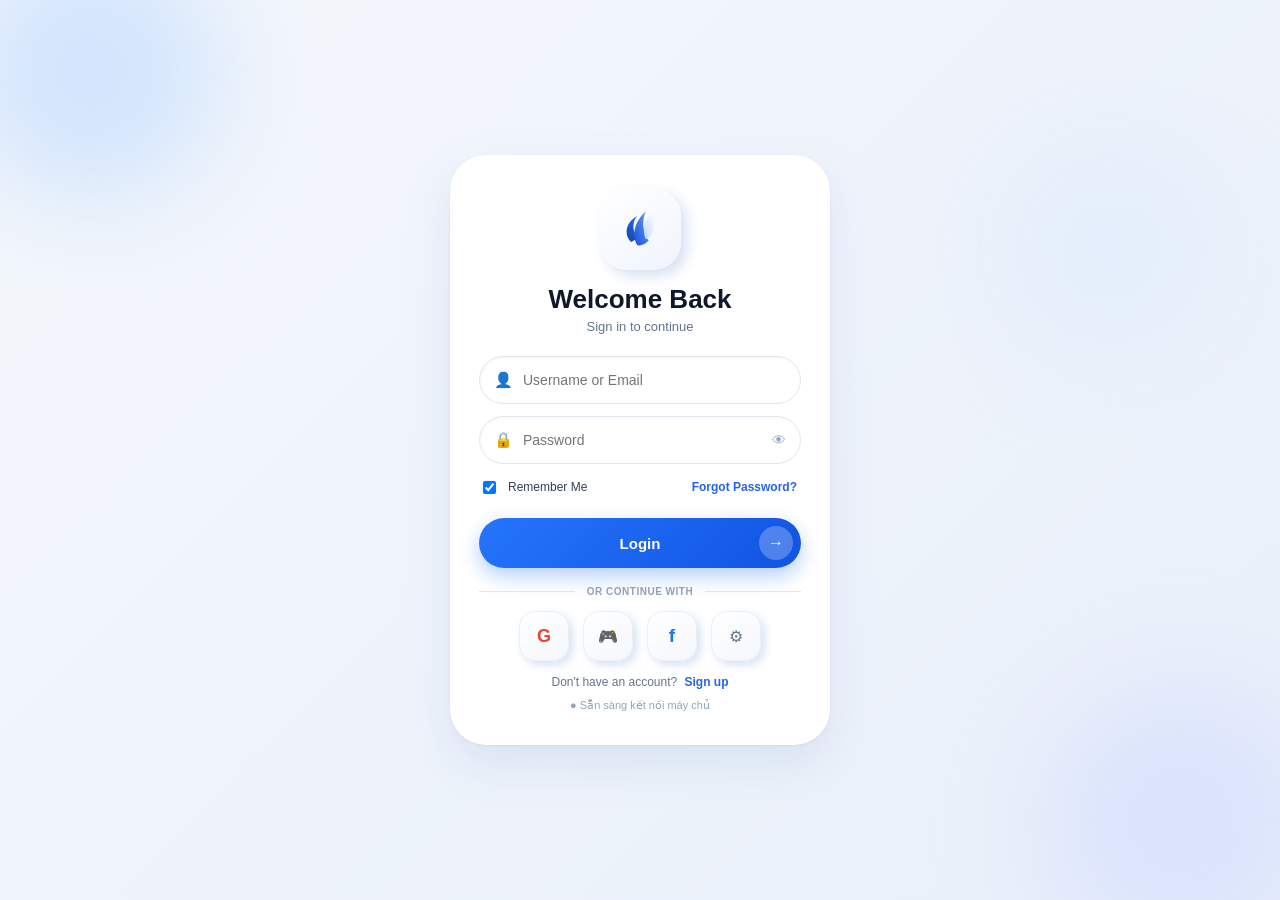
<file: lap_trinh_mang/web/index.html>
<!DOCTYPE html>
<html lang="vi">
<head>
    <meta charset="UTF-8">
    <meta name="viewport" content="width=device-width, initial-scale=1.0">
    <title>Multi-Client Cloud Chat</title>
    <link rel="stylesheet" href="style.css">
</head>
<body>

    <!-- ============================================================= -->
    <!-- MÀN HÌNH 1: ĐĂNG NHẬP / ĐĂNG KÝ NEUMORPHISM (CHUẨN 100% MẪU) -->
    <!-- ============================================================= -->
    <div id="authScreen" class="auth-wrapper">
        <!-- Các khối cầu ánh sáng nền mờ ảo -->
        <div class="ambient-orb orb-1"></div>
        <div class="ambient-orb orb-2"></div>
        <div class="ambient-orb orb-3"></div>

        <div class="neumorphic-card">
            <!-- 1. Logo 3D Wave Squircle -->
            <div class="logo-squircle">
                <svg viewBox="0 0 80 80" class="logo-svg">
                    <defs>
                        <linearGradient id="gradDarkBlue" x1="0%" y1="100%" x2="50%" y2="0%">
                            <stop offset="0%" stop-color="#0d47a1" />
                            <stop offset="100%" stop-color="#2563eb" />
                        </linearGradient>
                        <linearGradient id="gradMidBlue" x1="0%" y1="100%" x2="100%" y2="0%">
                            <stop offset="0%" stop-color="#1d4ed8" />
                            <stop offset="100%" stop-color="#60a5fa" />
                        </linearGradient>
                        <linearGradient id="gradLightBlue" x1="0%" y1="100%" x2="100%" y2="0%">
                            <stop offset="0%" stop-color="#bfdbfe" />
                            <stop offset="100%" stop-color="#ffffff" />
                        </linearGradient>
                    </defs>
                    <!-- Left Wave -->
                    <path d="M 28 58 C 16 46, 22 30, 36 22 C 28 32, 30 46, 38 52 Z" fill="url(#gradDarkBlue)" />
                    <!-- Mid Wave -->
                    <path d="M 36 62 C 26 44, 38 24, 48 16 C 42 28, 44 48, 52 56 C 46 62, 40 64, 36 62 Z" fill="url(#gradMidBlue)" />
                    <!-- Right Wave -->
                    <path d="M 48 54 C 42 40, 48 24, 60 14 C 56 26, 62 42, 54 50 Z" fill="url(#gradLightBlue)" />
                </svg>
            </div>

            <!-- 2. Tiêu đề -->
            <h1 id="authTitle" class="auth-title">Welcome Back</h1>
            <p id="authSubtitle" class="auth-subtitle">Sign in to continue</p>

            <!-- 3. Form nhập liệu -->
            <form id="authForm" onsubmit="handleAuthSubmit(event)">
                <!-- Ô Username / Email -->
                <div class="neumorphic-input-box">
                    <span class="input-icon">👤</span>
                    <input type="text" id="authUsername" placeholder="Username or Email" required autocomplete="username">
                </div>

                <!-- Ô Password -->
                <div class="neumorphic-input-box">
                    <span class="input-icon">🔒</span>
                    <input type="password" id="authPassword" placeholder="Password" required autocomplete="current-password">
                    <button type="button" class="eye-toggle" onclick="togglePasswordVisibility()" title="Ẩn/Hiện mật khẩu">👁</button>
                </div>

                <!-- Ô Role Selector (Chỉ hiện khi Đăng ký) -->
                <div id="roleSelectRow" class="neumorphic-input-box" style="display: none;">
                    <span class="input-icon">⭐</span>
                    <select id="authRole">
                        <option value="USER">USER (Người dùng thường)</option>
                        <option value="ADMIN">ADMIN (Quản trị viên)</option>
                    </select>
                </div>

                <!-- Hàng Remember Me & Forgot Password -->
                <div class="form-row" id="rememberRow">
                    <label class="checkbox-label">
                        <input type="checkbox" id="rememberMe" checked>
                        <span class="custom-checkbox"></span>
                        <span class="label-text">Remember Me</span>
                    </label>
                    <a href="javascript:void(0)" onclick="alert('Vui lòng liên hệ Quản trị viên hoặc dùng chức năng đổi mật khẩu trong phòng chat!')" class="forgot-link">Forgot Password?</a>
                </div>

                <!-- Nút Submit chính -->
                <button type="submit" id="btnMainAuth" class="btn-gradient-pill">
                    <span id="btnAuthText">Login</span>
                    <span class="arrow-badge">→</span>
                </button>
            </form>

            <!-- Dòng phân cách -->
            <div class="divider-text">
                <span>OR CONTINUE WITH</span>
            </div>

            <!-- 4 Nút Squircle Neumorphic -->
            <div class="social-row">
                <button type="button" class="social-squircle" onclick="alert('Đăng nhập nhanh Google SSO (Mô phỏng đồ án)')" title="Google">
                    <span style="color:#ea4335; font-weight:bold; font-size:18px;">G</span>
                </button>
                <button type="button" class="social-squircle" onclick="alert('Đăng nhập Discord (Mô phỏng đồ án)')" title="Discord">
                    <span style="font-size:16px;">🎮</span>
                </button>
                <button type="button" class="social-squircle" onclick="alert('Đăng nhập Facebook (Mô phỏng đồ án)')" title="Facebook">
                    <span style="color:#1877f2; font-weight:bold; font-size:19px;">f</span>
                </button>
                <button type="button" class="social-squircle" onclick="showServerInfoModal()" title="Thông tin máy chủ">
                    <span style="color:#64748b; font-size:16px;">⚙</span>
                </button>
            </div>

            <!-- Link chuyển đổi Đăng nhập / Đăng ký -->
            <div class="toggle-mode-text">
                <span id="togglePrompt">Don't have an account?</span>
                <a href="javascript:void(0)" onclick="toggleAuthMode()" id="toggleActionLink"><b>Sign up</b></a>
            </div>

            <!-- Thông báo lỗi / trạng thái -->
            <div id="authStatus" class="auth-status">● Sẵn sàng kết nối máy chủ</div>
        </div>
    </div>


    <!-- ============================================================= -->
    <!-- MÀN HÌNH 2: GIAO DIỆN PHÒNG CHAT 3 CỘT (CHUẨN DRIBBLE MẪU)    -->
    <!-- ============================================================= -->
    <div id="chatScreen" class="chat-app" style="display: none;">
        
        <!-- CỘT 1: SIDEBAR TRÁI (PROFILE, TÌM KIẾM, FAVOURITES, GROUPS) -->
        <aside class="sidebar-left">
            <!-- Header User Profile -->
            <div class="user-profile-header">
                <div class="user-avatar-wrap">
                    <div class="avatar-circle gradient-avatar" id="myAvatar">U</div>
                </div>
                <div class="user-info-text">
                    <span class="greeting-sub">Hello there</span>
                    <strong class="user-display-name" id="myDisplayName">Username</strong>
                </div>
                <button class="btn-circle-add" onclick="openCreateGroupModal()" title="Tạo nhóm mới">+</button>
            </div>

            <!-- Pill Search -->
            <div class="search-pill-box">
                <span class="search-icon">🔍</span>
                <input type="text" id="txtSearchSidebar" placeholder="Search" oninput="filterSidebarGroups()">
            </div>

            <!-- Scrollable Content -->
            <div class="sidebar-scroll-area">
                <!-- Favourites Header -->
                <div class="section-label">Favourites</div>

                <!-- Favourites Card Nổi bật -->
                <div class="favourites-card active" id="favCard" onclick="selectGroup('Friends & Family')">
                    <div class="fav-card-top">
                        <strong class="fav-title">Friends & Family</strong>
                        <span class="msg-bubble-badge" id="favBadge" style="display:none;">1</span>
                    </div>
                    <div class="fav-meta-row">
                        <span class="fav-date">📅 25 Jun, 2022</span>
                        <span class="fav-online-tag" id="favOnlineTag">🟢 1 Online</span>
                    </div>
                    <div class="avatar-stack-row">
                        <span class="stack-avatar s1"></span>
                        <span class="stack-avatar s2"></span>
                        <span class="stack-avatar s3"></span>
                        <span class="stack-avatar s4"></span>
                        <span class="stack-badge">+5</span>
                    </div>
                </div>

                <!-- Groups Section -->
                <div class="section-label" style="margin-top: 18px;">Groups (Yêu Cầu Mã)</div>
                <div class="groups-list" id="groupsContainer">
                    <!-- Danh sách nhóm được nạp động từ server -->
                </div>
            </div>
        </aside>

        <!-- CỘT 2: KHUNG CHAT TRUNG TÂM (STAGE, TIN NHẮN, PILL INPUT) -->
        <main class="chat-main">
            <!-- Chat Header -->
            <header class="chat-header">
                <div class="chat-header-left">
                    <h2 class="active-group-title" id="activeChatTitle">Friends & Family</h2>
                    <span class="active-group-subtitle" id="activeChatSubtitle">🟢 1 Online</span>
                </div>
                <div class="chat-header-right">
                    <button class="btn-pill-small secondary" onclick="openCreateGroupModal()">✨ Tạo Nhóm</button>
                    <button class="btn-pill-small danger" onclick="doLogout()">🚪 Đăng Xuất</button>
                </div>
            </header>

            <!-- Khung bong bóng tin nhắn -->
            <div class="chat-messages-container" id="messagesContainer">
                <!-- Tin nhắn hiển thị tại đây -->
            </div>

            <!-- Thanh nhập tin nhắn Pill dưới đáy -->
            <footer class="chat-input-wrapper">
                <div class="pill-chat-input-box">
                    <button type="button" class="action-btn" onclick="openEmojiPicker()" title="Chèn biểu tượng cảm xúc">😊</button>
                    <input type="text" id="txtChatMessage" placeholder="Type a message..." autocomplete="off" onkeydown="handleInputKeyDown(event)">
                    <button type="button" class="btn-send-pill" onclick="sendActiveMessage()">Send</button>
                </div>
            </footer>
        </main>

        <!-- CỘT 3: SIDEBAR PHẢI (GROUP INFO & MEMBERS) -->
        <aside class="sidebar-right">
            <div class="group-info-top">
                <div class="ginfo-header-row">
                    <span class="ginfo-sub">Group Info</span>
                    <button class="more-dots-btn" onclick="showOptionsMenu()">•••</button>
                </div>
                <h3 class="ginfo-name" id="rightGroupTitle">Friends & Family</h3>
                <div class="ginfo-details">
                    <p>👥 Group details: Phòng chat bảo mật</p>
                    <p>📅 25 Jun, 2022</p>
                </div>
            </div>

            <div class="members-section">
                <div class="members-header" id="membersCountLabel">Members (1)</div>
                <div class="members-list" id="membersContainer">
                    <!-- Danh sách thành viên nạp động -->
                </div>
            </div>
        </aside>

    </div>


    <!-- ============================================================= -->
    <!-- MODALS HỘP THOẠI (TẠO NHÓM, NHẬP MÃ PIN, CẤU HÌNH)             -->
    <!-- ============================================================= -->

    <!-- Modal 1: Tạo Nhóm Mới Có Mã PIN -->
    <div id="modalCreateGroup" class="modal-backdrop" style="display: none;">
        <div class="modal-card">
            <h3>✨ Tạo Nhóm Mới</h3>
            <p class="modal-desc">Đặt tên nhóm và mã PIN bảo mật để chỉ những ai có mã mới có thể tham gia.</p>
            <div class="modal-field">
                <label>Tên Nhóm:</label>
                <input type="text" id="newGroupName" placeholder="Ví dụ: Team Alpha, DevOps..." required>
            </div>
            <div class="modal-field">
                <label>Mã PIN Nhóm (Mã bảo mật):</label>
                <input type="text" id="newGroupCode" placeholder="Ví dụ: 1234, 8888..." required>
            </div>
            <div class="modal-actions">
                <button type="button" class="btn-pill-small secondary" onclick="closeModal('modalCreateGroup')">Hủy</button>
                <button type="button" class="btn-pill-small primary" onclick="submitCreateGroup()">Tạo Nhóm</button>
            </div>
        </div>
    </div>

    <!-- Modal 2: Nhập Mã PIN Để Vào Nhóm -->
    <div id="modalJoinGroup" class="modal-backdrop" style="display: none;">
        <div class="modal-card">
            <h3>🔐 Nhập Mã PIN Nhóm</h3>
            <p class="modal-desc" id="joinGroupDesc">Nhóm này được bảo vệ. Vui lòng nhập mã PIN để mở khóa và tham gia trò chuyện.</p>
            <div class="modal-field">
                <label>Mã PIN Nhóm:</label>
                <input type="password" id="joinGroupInputCode" placeholder="Nhập mã PIN..." required>
            </div>
            <div class="modal-actions">
                <button type="button" class="btn-pill-small secondary" onclick="closeModal('modalJoinGroup')">Hủy</button>
                <button type="button" class="btn-pill-small primary" onclick="submitJoinGroup()">Vào Nhóm</button>
            </div>
        </div>
    </div>

    <script src="app.js"></script>
</body>
</html>
</file>
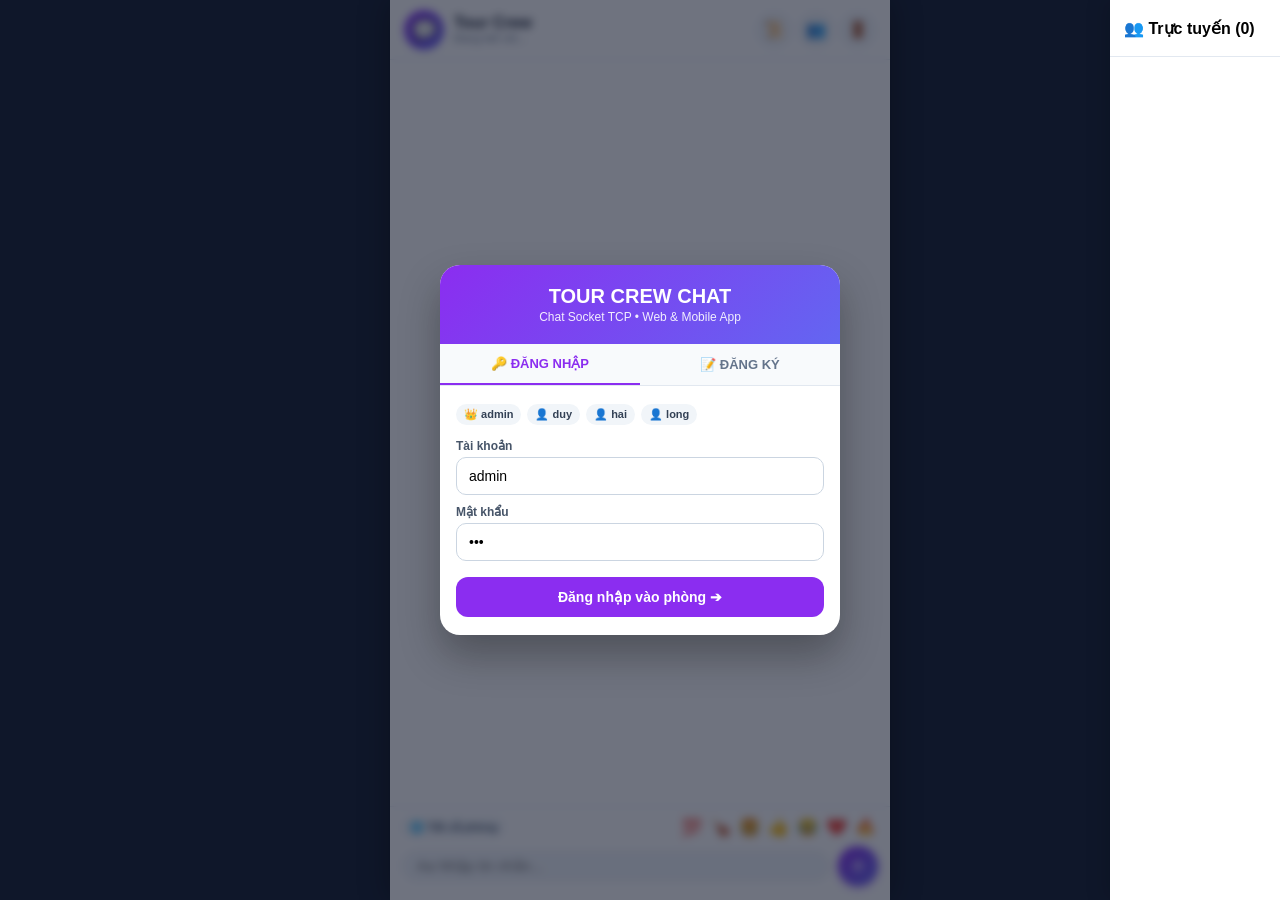
<file: Lập trình mạng/web_chat.html>
<!DOCTYPE html>
<html lang="vi">
<head>
  <meta charset="UTF-8">
  <meta name="viewport" content="width=device-width, initial-scale=1.0, maximum-scale=1.0, user-scalable=no, viewport-fit=cover">
  <title>Tour Crew - Messenger Chat Room</title>
  
  <!-- Hỗ trợ cài đặt thành App trên iPhone (PWA) -->
  <meta name="apple-mobile-web-app-capable" content="yes">
  <meta name="apple-mobile-web-app-status-bar-style" content="default">
  <meta name="apple-mobile-web-app-title" content="Tour Crew">
  <meta name="theme-color" content="#8B2DF0">
  
  <style>
    * { box-sizing: border-box; margin: 0; padding: 0; font-family: -apple-system, BlinkMacSystemFont, "Segoe UI", Roboto, Helvetica, Arial, sans-serif; -webkit-tap-highlight-color: transparent; }
    body, html { height: 100%; width: 100%; background: #0F172A; overflow: hidden; display: flex; justify-content: center; }

    /* App Container */
    #app {
      width: 100%;
      max-width: 500px;
      height: 100%;
      background: #FFFFFF;
      display: flex;
      flex-direction: column;
      position: relative;
      box-shadow: 0 0 30px rgba(0,0,0,0.3);
    }

    /* 1. Header */
    header {
      height: 60px;
      background: #FFFFFF;
      border-bottom: 1px solid #E2E8F0;
      display: flex;
      align-items: center;
      padding: 0 14px;
      gap: 10px;
      flex-shrink: 0;
      z-index: 10;
    }
    .header-avatar {
      width: 40px;
      height: 40px;
      border-radius: 50%;
      background: linear-gradient(135deg, #8B2DF0, #6366F1);
      display: flex;
      align-items: center;
      justify-content: center;
      color: white;
      font-size: 20px;
      font-weight: bold;
      flex-shrink: 0;
    }
    .header-info { flex: 1; overflow: hidden; }
    .header-title { font-size: 16px; font-weight: 700; color: #0F172A; display: flex; align-items: center; gap: 6px; }
    .header-subtitle { font-size: 11px; color: #64748B; white-space: nowrap; overflow: hidden; text-overflow: ellipsis; }
    .header-actions { display: flex; gap: 6px; }
    .btn-icon {
      background: #F1F5F9;
      border: none;
      width: 36px;
      height: 36px;
      border-radius: 50%;
      display: flex;
      align-items: center;
      justify-content: center;
      font-size: 16px;
      cursor: pointer;
      color: #334155;
    }
    .btn-icon:active { background: #E2E8F0; }

    /* 2. Messages Stream */
    #chat-stream {
      flex: 1;
      overflow-y: auto;
      padding: 14px 12px;
      display: flex;
      flex-direction: column;
      gap: 8px;
      background: #FFFFFF;
      scroll-behavior: smooth;
    }
    
    .msg-row { display: flex; width: 100%; align-items: flex-end; gap: 8px; }
    .msg-row.me { justify-content: flex-end; }
    .msg-row.other { justify-content: flex-start; }
    .msg-row.system { justify-content: center; margin: 4px 0; }

    /* Bubbles */
    .bubble-col { display: flex; flex-direction: column; max-width: 78%; }
    .msg-row.me .bubble-col { align-items: flex-end; }
    .msg-row.other .bubble-col { align-items: flex-start; }

    .msg-sender { font-size: 11px; font-weight: 600; color: #64748B; margin-bottom: 2px; margin-left: 4px; }
    .msg-sender.admin { color: #DC2626; font-weight: 700; }

    .bubble {
      padding: 10px 14px;
      border-radius: 20px;
      font-size: 14.5px;
      line-height: 1.35;
      word-break: break-word;
      box-shadow: 0 1px 3px rgba(0,0,0,0.05);
    }
    .msg-row.me .bubble {
      background: linear-gradient(135deg, #8B2DF0, #6366F1);
      color: #FFFFFF;
      border-bottom-right-radius: 4px;
    }
    .msg-row.other .bubble {
      background: #F0F2F5;
      color: #0F172A;
      border-bottom-left-radius: 4px;
    }
    .msg-row.other.private .bubble {
      background: #EDE9FE;
      color: #5B21B6;
    }

    .msg-time { font-size: 10px; color: #94A3B8; margin-top: 2px; }
    .msg-row.me .msg-time { margin-right: 4px; }
    .msg-row.other .msg-time { margin-left: 4px; }

    .system-pill {
      background: #F1F5F9;
      border: 1px solid #E2E8F0;
      color: #64748B;
      font-size: 11.5px;
      font-style: italic;
      padding: 4px 14px;
      border-radius: 16px;
      text-align: center;
      max-width: 90%;
    }

    .user-avatar {
      width: 32px;
      height: 32px;
      border-radius: 50%;
      color: white;
      display: flex;
      align-items: center;
      justify-content: center;
      font-size: 13px;
      font-weight: bold;
      flex-shrink: 0;
    }

    /* 3. Bottom Bar */
    footer {
      background: #FFFFFF;
      border-top: 1px solid #E2E8F0;
      padding: 8px 12px 14px 12px;
      display: flex;
      flex-direction: column;
      gap: 6px;
      flex-shrink: 0;
    }
    .footer-top {
      display: flex;
      align-items: center;
      justify-content: space-between;
    }
    .recipient-tag {
      font-size: 11px;
      font-weight: 700;
      padding: 3px 8px;
      border-radius: 12px;
      background: #F1F5F9;
      color: #475569;
      display: flex;
      align-items: center;
      gap: 4px;
      cursor: pointer;
    }
    .recipient-tag.private {
      background: #EDE9FE;
      color: #7C3AED;
    }
    .quick-emojis { display: flex; gap: 4px; }
    .emoji-btn {
      background: none;
      border: none;
      font-size: 17px;
      cursor: pointer;
      padding: 2px;
    }

    .input-row { display: flex; align-items: center; gap: 8px; }
    .input-pill {
      flex: 1;
      background: #F1F5F9;
      border: 1px solid #E2E8F0;
      border-radius: 24px;
      padding: 6px 14px;
      display: flex;
      align-items: center;
    }
    .input-pill input {
      width: 100%;
      border: none;
      outline: none;
      background: transparent;
      font-size: 14.5px;
      color: #0F172A;
    }
    .send-btn {
      width: 40px;
      height: 40px;
      border-radius: 50%;
      background: linear-gradient(135deg, #8B2DF0, #6366F1);
      border: none;
      color: white;
      font-size: 17px;
      display: flex;
      align-items: center;
      justify-content: center;
      cursor: pointer;
      flex-shrink: 0;
      box-shadow: 0 2px 6px rgba(139, 45, 240, 0.4);
    }

    /* Modals & Drawers */
    .modal-overlay {
      position: absolute;
      top: 0; left: 0; right: 0; bottom: 0;
      background: rgba(15, 23, 42, 0.6);
      backdrop-filter: blur(4px);
      display: flex;
      align-items: center;
      justify-content: center;
      padding: 16px;
      z-index: 100;
      opacity: 0;
      pointer-events: none;
      transition: all 0.25s ease;
    }
    .modal-overlay.active { opacity: 1; pointer-events: all; }

    .modal-card {
      background: #FFFFFF;
      width: 100%;
      max-width: 400px;
      border-radius: 20px;
      overflow: hidden;
      box-shadow: 0 20px 40px rgba(0,0,0,0.3);
      display: flex;
      flex-direction: column;
    }
    .modal-banner {
      background: linear-gradient(135deg, #8B2DF0, #6366F1);
      color: white;
      padding: 20px 16px;
      text-align: center;
    }
    .tab-header { display: flex; background: #F8FAFC; border-bottom: 1px solid #E2E8F0; }
    .tab-btn {
      flex: 1;
      padding: 12px;
      border: none;
      background: none;
      font-size: 13px;
      font-weight: 700;
      color: #64748B;
      cursor: pointer;
    }
    .tab-btn.active { color: #8B2DF0; border-bottom: 2px solid #8B2DF0; }

    .tab-body { padding: 18px 16px; display: none; flex-direction: column; gap: 10px; }
    .tab-body.active { display: flex; }

    .form-group { display: flex; flex-direction: column; gap: 4px; }
    .form-group label { font-size: 12px; font-weight: 600; color: #475569; }
    .form-group input, .form-group select {
      padding: 10px 12px;
      border: 1px solid #CBD5E1;
      border-radius: 10px;
      font-size: 14px;
      outline: none;
    }
    .form-group input:focus, .form-group select:focus { border-color: #8B2DF0; }

    .btn-submit {
      padding: 12px;
      border-radius: 12px;
      border: none;
      background: #8B2DF0;
      color: white;
      font-size: 14px;
      font-weight: 700;
      cursor: pointer;
      margin-top: 6px;
    }

    .demo-chips { display: flex; gap: 6px; flex-wrap: wrap; margin-bottom: 4px; }
    .chip {
      padding: 4px 8px;
      background: #F1F5F9;
      border-radius: 12px;
      font-size: 11px;
      font-weight: 600;
      cursor: pointer;
      color: #334155;
    }
    .chip:hover { background: #EDE9FE; color: #8B2DF0; }

    /* Drawer Online */
    .drawer {
      position: absolute;
      top: 0; right: -100%; bottom: 0;
      width: 280px;
      background: #FFFFFF;
      box-shadow: -4px 0 20px rgba(0,0,0,0.15);
      z-index: 50;
      display: flex;
      flex-direction: column;
      transition: right 0.25s ease;
    }
    .drawer.open { right: 0; }
    .drawer-header {
      padding: 14px;
      border-bottom: 1px solid #E2E8F0;
      display: flex;
      justify-content: space-between;
      align-items: center;
      font-weight: 700;
    }
    .drawer-list { flex: 1; overflow-y: auto; padding: 6px 0; }
    .drawer-item {
      display: flex;
      align-items: center;
      gap: 10px;
      padding: 10px 14px;
      cursor: pointer;
    }
    .drawer-item:hover { background: #F8FAFC; }
    .drawer-item-info { flex: 1; }
    .drawer-item-name { font-size: 13.5px; font-weight: 600; color: #0F172A; }
    .drawer-item-role { font-size: 11px; color: #64748B; }

    .admin-controls {
      background: #FEF2F2;
      border-top: 1px solid #FEE2E2;
      padding: 12px;
      display: flex;
      flex-direction: column;
      gap: 6px;
    }
    .admin-btn {
      padding: 8px;
      border-radius: 8px;
      border: none;
      font-size: 12px;
      font-weight: 600;
      cursor: pointer;
      color: white;
    }
  </style>
</head>
<body>
  <div id="app">
    <!-- Header -->
    <header>
      <div class="header-avatar">💬</div>
      <div class="header-info">
        <div class="header-title" id="room-title">Tour Crew</div>
        <div class="header-subtitle" id="room-subtitle">Đang kết nối...</div>
      </div>
      <div class="header-actions">
        <button class="btn-icon" title="Xem lịch sử" onclick="openHistoryModal()">📜</button>
        <button class="btn-icon" title="Người dùng Online" onclick="toggleDrawer()">👥</button>
        <button class="btn-icon" title="Đăng xuất" onclick="logout()" style="color:#EF4444;">🚪</button>
      </div>
    </header>

    <!-- Chat Stream -->
    <div id="chat-stream"></div>

    <!-- Bottom Bar -->
    <footer>
      <div class="footer-top">
        <div class="recipient-tag" id="recipient-tag" onclick="resetToPublic()">
          🌐 Tất cả phòng
        </div>
        <div class="quick-emojis">
          <button class="emoji-btn" onclick="addEmoji('💯')">💯</button>
          <button class="emoji-btn" onclick="addEmoji('🍗')">🍗</button>
          <button class="emoji-btn" onclick="addEmoji('🍔')">🍔</button>
          <button class="emoji-btn" onclick="addEmoji('👍')">👍</button>
          <button class="emoji-btn" onclick="addEmoji('😂')">😂</button>
          <button class="emoji-btn" onclick="addEmoji('❤️')">❤️</button>
          <button class="emoji-btn" onclick="addEmoji('🔥')">🔥</button>
        </div>
      </div>
      <div class="input-row">
        <div class="input-pill">
          <input type="text" id="msg-input" placeholder="Aa Nhập tin nhắn..." autocomplete="off">
        </div>
        <button class="send-btn" onclick="sendMessage()">✈</button>
      </div>
    </footer>

    <!-- Online Users Drawer -->
    <div class="drawer" id="online-drawer">
      <div class="drawer-header">
        <span>👥 Trực tuyến (<span id="online-count">0</span>)</span>
        <button class="btn-icon" onclick="toggleDrawer()" style="width:28px;height:28px;">✕</button>
      </div>
      <div class="drawer-list" id="drawer-list"></div>
      
      <div class="admin-controls" id="admin-controls" style="display:none;">
        <div style="font-size:11px;font-weight:700;color:#991B1B;">👑 TÁC VỤ QUẢN TRỊ VIÊN</div>
        <button class="admin-btn" style="background:#EF4444;" onclick="adminAction('kick')">🚫 Kick User được chọn</button>
        <button class="admin-btn" style="background:#F59E0B;" onclick="adminAction('mute')">🔇 Cấm chat (Mute)</button>
        <button class="admin-btn" style="background:#10B981;" onclick="adminAction('unmute')">🔊 Mở chat (Unmute)</button>
        <button class="admin-btn" style="background:#64748B;" onclick="adminAction('clear')">🗑 Xóa sạch lịch sử</button>
      </div>
    </div>

    <!-- Auth Modal (Login / Register) -->
    <div class="modal-overlay active" id="auth-modal">
      <div class="modal-card">
        <div class="modal-banner">
          <h2 style="font-size:20px;font-weight:800;">TOUR CREW CHAT</h2>
          <p style="font-size:12px;opacity:0.9;margin-top:2px;">Chat Socket TCP • Web & Mobile App</p>
        </div>
        <div class="tab-header">
          <button class="tab-btn active" id="tab-login-btn" onclick="switchTab('login')">🔑 ĐĂNG NHẬP</button>
          <button class="tab-btn" id="tab-reg-btn" onclick="switchTab('reg')">📝 ĐĂNG KÝ</button>
        </div>

        <!-- Login Tab -->
        <div class="tab-body active" id="login-tab">
          <div class="demo-chips">
            <span class="chip" onclick="quickFill('admin', '123')">👑 admin</span>
            <span class="chip" onclick="quickFill('duy', '123')">👤 duy</span>
            <span class="chip" onclick="quickFill('hai', '123')">👤 hai</span>
            <span class="chip" onclick="quickFill('long', '123')">👤 long</span>
          </div>
          <div class="form-group">
            <label>Tài khoản</label>
            <input type="text" id="login-user" value="admin" placeholder="admin / duy / hai...">
          </div>
          <div class="form-group">
            <label>Mật khẩu</label>
            <input type="password" id="login-pass" value="123">
          </div>
          <button class="btn-submit" onclick="doLogin()">Đăng nhập vào phòng ➔</button>
        </div>

        <!-- Register Tab -->
        <div class="tab-body" id="reg-tab">
          <div class="form-group">
            <label>Tài khoản mới</label>
            <input type="text" id="reg-user" placeholder="Tên tài khoản...">
          </div>
          <div class="form-group">
            <label>Mật khẩu</label>
            <input type="password" id="reg-pass">
          </div>
          <div class="form-group">
            <label>Xác nhận mật khẩu</label>
            <input type="password" id="reg-conf-pass">
          </div>
          <div class="form-group">
            <label>Phân quyền</label>
            <select id="reg-role" onchange="checkAdminSecret()">
              <option value="USER">👤 USER (Thành viên)</option>
              <option value="ADMIN">👑 ADMIN (Quản trị viên)</option>
            </select>
          </div>
          <div class="form-group" id="admin-secret-group" style="display:none;">
            <label>Mã bảo mật Admin (mẹo: admin123)</label>
            <input type="password" id="reg-admin-secret">
          </div>
          <button class="btn-submit" style="background:#10B981;" onclick="doRegister()">Tạo tài khoản & Đăng nhập ➔</button>
        </div>
      </div>
    </div>

    <!-- History Modal -->
    <div class="modal-overlay" id="history-modal">
      <div class="modal-card" style="max-height:80%;">
        <div style="padding:14px;border-bottom:1px solid #E2E8F0;display:flex;justify-content:space-between;align-items:center;">
          <b style="font-size:16px;">📜 Lịch Sử Chat Chi Tiết</b>
          <button class="btn-icon" onclick="closeHistoryModal()" style="width:28px;height:28px;">✕</button>
        </div>
        <div style="padding:10px 14px;">
          <input type="text" id="history-search" placeholder="🔍 Tìm kiếm tin nhắn..." oninput="filterHistory()" style="width:100%;padding:8px 12px;border:1px solid #CBD5E1;border-radius:10px;font-size:13px;outline:none;">
        </div>
        <div id="history-list" style="flex:1;overflow-y:auto;padding:0 14px 14px 14px;font-size:13px;display:flex;flex-direction:column;gap:8px;"></div>
      </div>
    </div>

  </div>

  <script>
    let ws = null;
    let myUsername = '';
    let myRole = 'USER';
    let targetRecipient = null;
    let selectedOnlineUser = null;
    let onlineUsersList = [];
    let allHistoryLines = [];

    const AVATAR_COLORS = ['#EC4899', '#8B5CF6', '#3B82F6', '#10B981', '#F59E0B', '#EF4444', '#14B8A6', '#6366F1'];

    function getAvatarColor(name) {
      if (!name) return AVATAR_COLORS[0];
      let hash = 0;
      for (let i = 0; i < name.length; i++) hash = name.charCodeAt(i) + ((hash << 5) - hash);
      return AVATAR_COLORS[Math.abs(hash) % AVATAR_COLORS.length];
    }

    // Connect WebSocket
    function connectWebSocket(callback) {
      if (ws && ws.readyState === WebSocket.OPEN) {
        callback();
        return;
      }
      const protocol = location.protocol === 'https:' ? 'wss://' : 'ws://';
      const wsUrl = protocol + location.host;
      ws = new WebSocket(wsUrl);

      ws.onopen = () => {
        callback();
      };

      ws.onmessage = (event) => {
        handleIncomingPacket(event.data);
      };

      ws.onerror = (err) => {
        console.error('WS Error:', err);
      };

      ws.onclose = () => {
        document.getElementById('room-subtitle').textContent = '🔴 Đã ngắt kết nối khỏi máy chủ';
      };
    }

    // Parse packet
    function handleIncomingPacket(packet) {
      const idx = packet.indexOf('|');
      const type = idx !== -1 ? packet.substring(0, idx).toUpperCase() : packet.toUpperCase();
      const content = idx !== -1 ? packet.substring(idx + 1) : '';

      switch (type) {
        case 'LOGIN_OK': {
          const parts = content.split('|');
          myRole = parts[0].toUpperCase();
          document.getElementById('auth-modal').classList.remove('active');
          document.getElementById('room-title').innerHTML = `Tour Crew ${myRole === 'ADMIN' ? '👑 [ADMIN]' : ''}`;
          document.getElementById('room-subtitle').textContent = `🟢 Bạn là ${myUsername} (${myRole})`;
          if (myRole === 'ADMIN') {
            document.getElementById('admin-controls').style.display = 'flex';
          }
          ws.send('ONLINE');
          break;
        }
        case 'LOGIN_FAIL':
          alert('Đăng nhập thất bại: ' + content);
          break;
        case 'REGISTER_OK':
          alert(content + '\nĐang đăng nhập...');
          break;
        case 'REGISTER_FAIL':
          alert('Đăng ký thất bại: ' + content);
          break;
        case 'CHAT':
          renderChatBubble(content);
          break;
        case 'PRIVATE':
          renderPrivateBubble(content);
          break;
        case 'ONLINE_LIST':
          updateOnlineUsers(content);
          break;
        case 'SERVER':
          renderSystemPill(content);
          if (content.includes('tham gia') || content.includes('thoát') || content.includes('kick')) {
            ws.send('ONLINE');
          }
          break;
        case 'HISTORY':
          if (content.startsWith('---') || content.includes('LỊCH SỬ')) {
            renderSystemPill(content);
          } else {
            renderChatBubble(content);
            allHistoryLines.push(content);
          }
          break;
        case 'FULL_HISTORY_ITEM':
          allHistoryLines.push(content);
          break;
        case 'KICKED':
          alert(content);
          logout();
          break;
      }
    }

    // Render Bubbles
    function renderChatBubble(content) {
      // [15:10:00] [ROLE-username]: message
      const regex = /^\[(.*?)\] \[(.*?)-(.*?)\:\s*(.*)$/;
      const match = content.match(regex);
      const stream = document.getElementById('chat-stream');

      if (match) {
        const time = match[1];
        const role = match[2];
        const sender = match[3];
        const msg = match[4];
        const isMe = sender.toLowerCase() === myUsername.toLowerCase();

        const row = document.createElement('div');
        row.className = `msg-row ${isMe ? 'me' : 'other'}`;

        if (!isMe) {
          const avatar = document.createElement('div');
          avatar.className = 'user-avatar';
          avatar.style.background = getAvatarColor(sender);
          avatar.textContent = sender[0].toUpperCase();
          row.appendChild(avatar);
        }

        const col = document.createElement('div');
        col.className = 'bubble-col';

        if (!isMe) {
          const nameLbl = document.createElement('div');
          nameLbl.className = `msg-sender ${role === 'ADMIN' ? 'admin' : ''}`;
          nameLbl.textContent = (role === 'ADMIN' ? '👑 ' : '') + sender + (role === 'ADMIN' ? ' [ADMIN]' : '');
          col.appendChild(nameLbl);
        }

        const bubble = document.createElement('div');
        bubble.className = 'bubble';
        bubble.textContent = msg;
        col.appendChild(bubble);

        const timeLbl = document.createElement('div');
        timeLbl.className = 'msg-time';
        timeLbl.textContent = time;
        col.appendChild(timeLbl);

        row.appendChild(col);
        stream.appendChild(row);
      } else {
        renderSystemPill(content);
      }
      stream.scrollTop = stream.scrollHeight;
    }

    function renderPrivateBubble(content) {
      // [15:10:00] [Mật từ duy]: alo
      const regex = /^\[(.*?)\] \[(Mật từ|Mật tới) (.*?)\:\s*(.*)$/;
      const match = content.match(regex);
      const stream = document.getElementById('chat-stream');

      if (match) {
        const time = match[1];
        const direction = match[2];
        const other = match[3];
        const msg = match[4];
        const isMe = direction === 'Mật tới';

        const row = document.createElement('div');
        row.className = `msg-row ${isMe ? 'me' : 'other'} private`;

        if (!isMe) {
          const avatar = document.createElement('div');
          avatar.className = 'user-avatar';
          avatar.style.background = getAvatarColor(other);
          avatar.textContent = other[0].toUpperCase();
          row.appendChild(avatar);
        }

        const col = document.createElement('div');
        col.className = 'bubble-col';

        const tag = document.createElement('div');
        tag.className = 'msg-sender';
        tag.style.color = '#7C3AED';
        tag.textContent = isMe ? `🔒 Nhắn mật tới @${other}` : `🔒 Nhắn mật từ @${other}`;
        col.appendChild(tag);

        const bubble = document.createElement('div');
        bubble.className = 'bubble';
        bubble.textContent = msg;
        col.appendChild(bubble);

        const timeLbl = document.createElement('div');
        timeLbl.className = 'msg-time';
        timeLbl.textContent = time;
        col.appendChild(timeLbl);

        row.appendChild(col);
        stream.appendChild(row);
      }
      stream.scrollTop = stream.scrollHeight;
    }

    function renderSystemPill(text) {
      const stream = document.getElementById('chat-stream');
      const row = document.createElement('div');
      row.className = 'msg-row system';
      const pill = document.createElement('div');
      pill.className = 'system-pill';
      pill.textContent = '📢 ' + text;
      row.appendChild(pill);
      stream.appendChild(row);
      stream.scrollTop = stream.scrollHeight;
    }

    // Send Message
    function sendMessage() {
      const input = document.getElementById('msg-input');
      const text = input.value.trim();
      if (!text || !ws) return;

      if (targetRecipient) {
        ws.send(`MSG_PRIVATE|${targetRecipient}|${text}`);
      } else {
        ws.send(`MSG_ALL|${text}`);
      }
      input.value = '';
      input.focus();
    }

    document.getElementById('msg-input').addEventListener('keydown', (e) => {
      if (e.key === 'Enter') sendMessage();
    });

    function addEmoji(emo) {
      const input = document.getElementById('msg-input');
      input.value += emo;
      input.focus();
    }

    // Online Users
    function updateOnlineUsers(raw) {
      onlineUsersList = [];
      if (raw.trim()) {
        const tokens = raw.split(',');
        tokens.forEach(t => {
          const p = t.split(':');
          if (p[0]) onlineUsersList.push({ name: p[0].trim(), role: p[1] ? p[1].trim() : 'USER' });
        });
      }

      document.getElementById('online-count').textContent = onlineUsersList.length;
      document.getElementById('room-subtitle').textContent = `🟢 ${onlineUsersList.length} thành viên đang hoạt động • ${myUsername}`;

      const list = document.getElementById('drawer-list');
      list.innerHTML = '';
      onlineUsersList.forEach(u => {
        const isMe = u.name.toLowerCase() === myUsername.toLowerCase();
        const item = document.createElement('div');
        item.className = 'drawer-item';
        item.innerHTML = `
          <div class="user-avatar" style="background:${getAvatarColor(u.name)};width:30px;height:30px;font-size:12px;">${u.name[0].toUpperCase()}</div>
          <div class="drawer-item-info">
            <div class="drawer-item-name">${u.name} ${isMe ? '(Bạn)' : ''} ${u.role === 'ADMIN' ? '👑' : ''}</div>
            <div class="drawer-item-role">${u.role === 'ADMIN' ? 'Quản trị viên' : 'Thành viên'}</div>
          </div>
          ${!isMe ? `<button class="btn-icon" style="width:28px;height:28px;font-size:12px;" onclick="startPM('${u.name}')">💬</button>` : ''}
        `;
        item.onclick = (e) => {
          if (!isMe) {
            selectedOnlineUser = u.name;
          }
        };
        list.appendChild(item);
      });
    }

    function startPM(target) {
      targetRecipient = target;
      const tag = document.getElementById('recipient-tag');
      tag.className = 'recipient-tag private';
      tag.innerHTML = `🔒 @${target} <span style="font-size:10px;">✕</span>`;
      toggleDrawer();
      document.getElementById('msg-input').focus();
    }

    function resetToPublic() {
      targetRecipient = null;
      const tag = document.getElementById('recipient-tag');
      tag.className = 'recipient-tag';
      tag.textContent = '🌐 Tất cả phòng';
      document.getElementById('msg-input').focus();
    }

    function toggleDrawer() {
      document.getElementById('online-drawer').classList.toggle('open');
    }

    // Login & Register
    function switchTab(tab) {
      document.getElementById('tab-login-btn').className = `tab-btn ${tab === 'login' ? 'active' : ''}`;
      document.getElementById('tab-reg-btn').className = `tab-btn ${tab === 'reg' ? 'active' : ''}`;
      document.getElementById('login-tab').className = `tab-body ${tab === 'login' ? 'active' : ''}`;
      document.getElementById('reg-tab').className = `tab-body ${tab === 'reg' ? 'active' : ''}`;
    }

    function quickFill(user, pass) {
      document.getElementById('login-user').value = user;
      document.getElementById('login-pass').value = pass;
    }

    function checkAdminSecret() {
      const role = document.getElementById('reg-role').value;
      document.getElementById('admin-secret-group').style.display = role === 'ADMIN' ? 'flex' : 'none';
    }

    function doLogin() {
      const u = document.getElementById('login-user').value.trim();
      const p = document.getElementById('login-pass').value.trim();
      if (!u || !p) { alert('Vui lòng nhập tài khoản và mật khẩu!'); return; }

      myUsername = u;
      connectWebSocket(() => {
        ws.send(`LOGIN|${u}|${p}`);
      });
    }

    function doRegister() {
      const u = document.getElementById('reg-user').value.trim();
      const p = document.getElementById('reg-pass').value.trim();
      const conf = document.getElementById('reg-conf-pass').value.trim();
      const role = document.getElementById('reg-role').value;
      const secret = document.getElementById('reg-admin-secret').value.trim();

      if (!u || !p) { alert('Tài khoản và mật khẩu không được để trống!'); return; }
      if (p !== conf) { alert('Mật khẩu xác nhận không khớp!'); return; }
      if (role === 'ADMIN' && secret !== 'admin123') { alert('Mã bí mật Admin không chính xác!'); return; }

      connectWebSocket(() => {
        ws.send(`REGISTER|${u}|${p}|${role}`);
        setTimeout(() => {
          myUsername = u;
          ws.send(`LOGIN|${u}|${p}`);
        }, 300);
      });
    }

    function logout() {
      if (ws) ws.close();
      location.reload();
    }

    // Admin Actions
    function adminAction(action) {
      if (!selectedOnlineUser && action !== 'clear') {
        alert('Vui lòng bấm chọn một người dùng trong danh sách trên trước!');
        return;
      }
      if (action === 'kick') {
        if (confirm(`Bạn có chắc muốn KICK tài khoản [${selectedOnlineUser}]?`)) {
          ws.send(`ADMIN_KICK|${selectedOnlineUser}`);
        }
      } else if (action === 'mute') {
        ws.send(`ADMIN_MUTE|${selectedOnlineUser}|true`);
      } else if (action === 'unmute') {
        ws.send(`ADMIN_MUTE|${selectedOnlineUser}|false`);
      } else if (action === 'clear') {
        if (confirm('Bạn có chắc chắn muốn xóa toàn bộ lịch sử phòng chat?')) {
          ws.send('ADMIN_CLEAR_HISTORY');
          document.getElementById('chat-stream').innerHTML = '';
        }
      }
    }

    // History Modal
    function openHistoryModal() {
      const modal = document.getElementById('history-modal');
      modal.classList.add('active');
      filterHistory();
    }
    function closeHistoryModal() {
      document.getElementById('history-modal').classList.remove('active');
    }
    function filterHistory() {
      const q = document.getElementById('history-search').value.toLowerCase();
      const list = document.getElementById('history-list');
      list.innerHTML = '';
      const filtered = allHistoryLines.filter(l => !q || l.toLowerCase().includes(q));
      if (filtered.length === 0) {
        list.innerHTML = '<div style="color:#94A3B8;text-align:center;padding:20px;">Không tìm thấy tin nhắn nào!</div>';
        return;
      }
      filtered.forEach(line => {
        const item = document.createElement('div');
        item.style.padding = '6px 8px';
        item.style.background = '#F8FAFC';
        item.style.borderRadius = '8px';
        item.style.border = '1px solid #E2E8F0';
        item.textContent = line;
        list.appendChild(item);
      });
    }
  </script>
</body>
</html>
</file>
<file: lap_trinh_mang/web/style.css>
/* ==========================================================================
   MULTI-CLIENT CLOUD CHAT - MODERN NEUMORPHIC & PASTEL CSS
   ========================================================================== */

:root {
    --bg-main: #f0f4fc;
    --card-bg: #ffffff;
    --primary-blue: #2563eb;
    --primary-blue-gradient: linear-gradient(135deg, #2575fc 0%, #1054e2 100%);
    --pastel-own-msg: #d6e4ff;
    --pastel-other-msg: #ffffff;
    --pastel-private-msg: #f3e8ff;
    --text-dark: #0f172a;
    --text-body: #334155;
    --text-muted: #64748b;
    --border-light: #e2e8f0;
    --online-green: #22c55e;
    --shadow-neumorphic: 0 10px 25px -5px rgba(37, 117, 252, 0.08), 0 8px 10px -6px rgba(0, 0, 0, 0.04);
    --shadow-card: 0 12px 30px rgba(0, 0, 0, 0.04);
}

* {
    box-sizing: border-box;
    margin: 0;
    padding: 0;
    font-family: -apple-system, BlinkMacSystemFont, "Segoe UI", Roboto, Helvetica, Arial, sans-serif;
}

body {
    background-color: var(--bg-main);
    color: var(--text-body);
    height: 100vh;
    overflow: hidden;
}

/* ==========================================================================
   1. MÀN HÌNH ĐĂNG NHẬP (NEUMORPHISM / SOFT UI)
   ========================================================================== */
.auth-wrapper {
    position: relative;
    width: 100vw;
    height: 100vh;
    display: flex;
    align-items: center;
    justify-content: center;
    background: linear-gradient(135deg, #f4f7fc 0%, #e9f0fa 100%);
    overflow: hidden;
}

/* Khối cầu ánh sáng nền */
.ambient-orb {
    position: absolute;
    border-radius: 50%;
    filter: blur(50px);
    pointer-events: none;
    z-index: 1;
}

.orb-1 {
    width: 260px;
    height: 260px;
    background: rgba(191, 219, 254, 0.6);
    top: -60px;
    left: -40px;
}

.orb-2 {
    width: 220px;
    height: 220px;
    background: rgba(219, 234, 254, 0.5);
    top: 15%;
    right: 5%;
}

.orb-3 {
    width: 280px;
    height: 280px;
    background: rgba(199, 210, 254, 0.4);
    bottom: -60px;
    right: -40px;
}

/* Thẻ Neumorphic Card */
.neumorphic-card {
    position: relative;
    z-index: 2;
    width: 380px;
    max-width: 90vw;
    background: #ffffff;
    border-radius: 36px;
    padding: 32px 28px;
    box-shadow: 0 20px 40px rgba(160, 185, 225, 0.25), 0 1px 3px rgba(0, 0, 0, 0.05);
    border: 1px solid rgba(255, 255, 255, 0.8);
    display: flex;
    flex-direction: column;
    align-items: center;
    text-align: center;
}

/* Logo Squircle */
.logo-squircle {
    width: 82px;
    height: 82px;
    background: linear-gradient(145deg, #ffffff, #f0f4fd);
    border-radius: 28px;
    box-shadow: 6px 6px 14px #d6e1f2, -6px -6px 14px #ffffff;
    display: flex;
    align-items: center;
    justify-content: center;
    margin-bottom: 14px;
}

.logo-svg {
    width: 58px;
    height: 58px;
}

.auth-title {
    font-size: 26px;
    font-weight: 700;
    color: var(--text-dark);
    margin-bottom: 4px;
}

.auth-subtitle {
    font-size: 13px;
    color: var(--text-muted);
    margin-bottom: 22px;
}

#authForm {
    width: 100%;
    display: flex;
    flex-direction: column;
    gap: 12px;
}

/* Khung nhập liệu Neumorphic Pill */
.neumorphic-input-box {
    display: flex;
    align-items: center;
    background: #ffffff;
    border: 1.5px solid #e2e8f0;
    border-radius: 24px;
    padding: 4px 14px;
    height: 48px;
    box-shadow: inset 1px 1px 3px rgba(0, 0, 0, 0.03);
    transition: all 0.2s ease;
}

.neumorphic-input-box:focus-within {
    border-color: var(--primary-blue);
    box-shadow: 0 0 0 3px rgba(37, 99, 235, 0.12);
}

.neumorphic-input-box .input-icon {
    font-size: 15px;
    color: #94a3b8;
    margin-right: 10px;
}

.neumorphic-input-box input,
.neumorphic-input-box select {
    border: none;
    outline: none;
    background: transparent;
    flex: 1;
    font-size: 14px;
    color: var(--text-dark);
}

.neumorphic-input-box .eye-toggle {
    background: transparent;
    border: none;
    cursor: pointer;
    font-size: 14px;
    color: #94a3b8;
}

.form-row {
    display: flex;
    justify-content: space-between;
    align-items: center;
    font-size: 12px;
    margin: 4px 4px 8px 4px;
}

.checkbox-label {
    display: flex;
    align-items: center;
    gap: 6px;
    cursor: pointer;
    color: var(--text-body);
}

.forgot-link {
    color: var(--primary-blue);
    text-decoration: none;
    font-weight: 600;
}

/* Nút Submit chính */
.btn-gradient-pill {
    width: 100%;
    height: 50px;
    background: var(--primary-blue-gradient);
    border: none;
    border-radius: 25px;
    color: #ffffff;
    font-size: 15px;
    font-weight: 700;
    cursor: pointer;
    display: flex;
    align-items: center;
    justify-content: center;
    position: relative;
    box-shadow: 0 8px 20px rgba(37, 117, 252, 0.35);
    transition: all 0.2s ease;
    margin-top: 4px;
}

.btn-gradient-pill:hover {
    transform: translateY(-1px);
    box-shadow: 0 10px 24px rgba(37, 117, 252, 0.45);
}

.btn-gradient-pill .arrow-badge {
    position: absolute;
    right: 8px;
    width: 34px;
    height: 34px;
    background: rgba(255, 255, 255, 0.25);
    border-radius: 50%;
    display: flex;
    align-items: center;
    justify-content: center;
    font-size: 16px;
}

/* Phân cách OR CONTINUE WITH */
.divider-text {
    width: 100%;
    display: flex;
    align-items: center;
    margin: 18px 0 14px 0;
    color: #94a3b8;
    font-size: 10px;
    font-weight: 700;
    letter-spacing: 0.5px;
}

.divider-text::before,
.divider-text::after {
    content: "";
    flex: 1;
    height: 1px;
    background: #e2e8f0;
}

.divider-text span {
    padding: 0 12px;
}

/* Hàng nút mạng xã hội */
.social-row {
    display: flex;
    gap: 14px;
    justify-content: center;
    margin-bottom: 14px;
}

.social-squircle {
    width: 50px;
    height: 50px;
    background: linear-gradient(145deg, #ffffff, #f4f7fc);
    border-radius: 16px;
    border: 1px solid #e8effa;
    box-shadow: 4px 4px 10px #d8e3f4, -4px -4px 10px #ffffff;
    cursor: pointer;
    display: flex;
    align-items: center;
    justify-content: center;
    transition: all 0.2s ease;
}

.social-squircle:hover {
    transform: translateY(-2px);
    box-shadow: 5px 5px 12px #cfddf2, -5px -5px 12px #ffffff;
}

.toggle-mode-text {
    font-size: 12px;
    color: var(--text-muted);
}

.toggle-mode-text a {
    color: var(--primary-blue);
    text-decoration: none;
    margin-left: 4px;
}

.auth-status {
    font-size: 11px;
    color: #94a3b8;
    margin-top: 10px;
}


/* ==========================================================================
   2. GIAO DIỆN CHAT 3 CỘT (DRIBBLE 100%)
   ========================================================================== */
.chat-app {
    width: 100vw;
    height: 100vh;
    display: flex;
    background: #ffffff;
    overflow: hidden;
}

/* CỘT 1: SIDEBAR TRÁI */
.sidebar-left {
    width: 300px;
    background: #f8fafc;
    border-right: 1px solid var(--border-light);
    display: flex;
    flex-direction: column;
    padding: 16px 14px;
    flex-shrink: 0;
}

.user-profile-header {
    display: flex;
    align-items: center;
    gap: 10px;
    margin-bottom: 14px;
}

.avatar-circle {
    width: 42px;
    height: 42px;
    border-radius: 50%;
    display: flex;
    align-items: center;
    justify-content: center;
    font-weight: 700;
    color: #ffffff;
    font-size: 16px;
}

.gradient-avatar {
    background: linear-gradient(135deg, #f97316 0%, #ec4899 100%);
}

.user-info-text {
    flex: 1;
    display: flex;
    flex-direction: column;
}

.greeting-sub {
    font-size: 11px;
    color: var(--text-muted);
}

.user-display-name {
    font-size: 15px;
    color: var(--text-dark);
}

.btn-circle-add {
    width: 34px;
    height: 34px;
    border-radius: 50%;
    background: var(--primary-blue);
    color: #ffffff;
    border: none;
    font-size: 20px;
    display: flex;
    align-items: center;
    justify-content: center;
    cursor: pointer;
    box-shadow: 0 4px 10px rgba(37, 99, 235, 0.3);
    transition: transform 0.2s ease;
}

.btn-circle-add:hover {
    transform: scale(1.08);
}

/* Search Pill */
.search-pill-box {
    display: flex;
    align-items: center;
    background: #ffffff;
    border: 1px solid var(--border-light);
    border-radius: 20px;
    padding: 6px 14px;
    margin-bottom: 14px;
    box-shadow: 0 2px 4px rgba(0, 0, 0, 0.02);
}

.search-pill-box input {
    border: none;
    outline: none;
    background: transparent;
    font-size: 13px;
    margin-left: 8px;
    width: 100%;
}

.sidebar-scroll-area {
    flex: 1;
    overflow-y: auto;
    padding-right: 2px;
}

.section-label {
    font-size: 13px;
    font-weight: 700;
    color: var(--text-muted);
    margin-bottom: 10px;
}

/* Favourites Card */
.favourites-card {
    background: #ffffff;
    border-radius: 20px;
    padding: 14px 16px;
    box-shadow: 0 8px 18px rgba(0, 0, 0, 0.05);
    border: 1.5px solid transparent;
    cursor: pointer;
    transition: all 0.2s ease;
}

.favourites-card.active {
    border-color: #bfdbfe;
    background: #ffffff;
    box-shadow: 0 10px 22px rgba(37, 99, 235, 0.1);
}

.fav-card-top {
    display: flex;
    justify-content: space-between;
    align-items: center;
    margin-bottom: 6px;
}

.fav-title {
    font-size: 15px;
    color: var(--text-dark);
}

.fav-meta-row {
    display: flex;
    justify-content: space-between;
    font-size: 11px;
    color: var(--text-muted);
    margin-bottom: 10px;
}

.fav-online-tag {
    color: var(--online-green);
    font-weight: 600;
}

.avatar-stack-row {
    display: flex;
    align-items: center;
}

.stack-avatar {
    width: 24px;
    height: 24px;
    border-radius: 50%;
    border: 2px solid #ffffff;
    margin-right: -8px;
    display: inline-block;
}

.s1 { background: #3b82f6; }
.s2 { background: #8b5cf6; }
.s3 { background: #ec4899; }
.s4 { background: #10b981; }

.stack-badge {
    background: #e0f2fe;
    color: #0369a1;
    font-size: 10px;
    font-weight: 700;
    border-radius: 12px;
    padding: 2px 6px;
    margin-left: 14px;
}

/* Groups List */
.groups-list {
    display: flex;
    flex-direction: column;
    gap: 8px;
}

.group-item {
    display: flex;
    align-items: center;
    gap: 12px;
    padding: 10px 12px;
    border-radius: 16px;
    cursor: pointer;
    transition: background 0.2s ease;
}

.group-item:hover {
    background: #f1f5f9;
}

.group-item.active {
    background: #e2e8f0;
}

.group-icon-circle {
    width: 38px;
    height: 38px;
    border-radius: 50%;
    background: linear-gradient(135deg, #6366f1 0%, #a855f7 100%);
    display: flex;
    align-items: center;
    justify-content: center;
    color: #ffffff;
    font-weight: 700;
    font-size: 14px;
}

.group-meta {
    flex: 1;
    display: flex;
    flex-direction: column;
}

.group-name {
    font-size: 14px;
    font-weight: 600;
    color: var(--text-dark);
}

.group-desc {
    font-size: 11px;
    color: var(--text-muted);
}


/* CỘT 2: KHUNG CHAT TRUNG TÂM */
.chat-main {
    flex: 1;
    display: flex;
    flex-direction: column;
    background: #ffffff;
    position: relative;
}

.chat-header {
    height: 68px;
    padding: 0 24px;
    display: flex;
    align-items: center;
    justify-content: space-between;
    border-bottom: 1px solid var(--border-light);
}

.active-group-title {
    font-size: 18px;
    font-weight: 700;
    color: var(--text-dark);
}

.active-group-subtitle {
    font-size: 11px;
    color: var(--online-green);
    margin-top: 2px;
}

.chat-header-right {
    display: flex;
    gap: 10px;
}

.btn-pill-small {
    padding: 7px 16px;
    border-radius: 20px;
    font-size: 12px;
    font-weight: 600;
    border: none;
    cursor: pointer;
    transition: all 0.2s ease;
}

.btn-pill-small.primary {
    background: var(--primary-blue);
    color: #ffffff;
}

.btn-pill-small.secondary {
    background: #f1f5f9;
    color: var(--text-body);
}

.btn-pill-small.danger {
    background: #fee2e2;
    color: #ef4444;
}

/* Vùng cuộn tin nhắn */
.chat-messages-container {
    flex: 1;
    overflow-y: auto;
    padding: 20px 24px;
    display: flex;
    flex-direction: column;
    gap: 14px;
}

/* Bong bóng tin nhắn */
.message-row {
    display: flex;
    align-items: flex-end;
    gap: 10px;
    max-width: 75%;
}

.message-row.mine {
    align-self: flex-end;
    flex-direction: row-reverse;
}

.message-row.other {
    align-self: flex-start;
}

.msg-bubble {
    padding: 12px 18px;
    border-radius: 20px;
    font-size: 14px;
    line-height: 1.45;
    position: relative;
    word-break: break-word;
}

.message-row.mine .msg-bubble {
    background: var(--pastel-own-msg);
    color: #1e3a8a;
    border-bottom-right-radius: 4px;
}

.message-row.other .msg-bubble {
    background: var(--pastel-other-msg);
    color: var(--text-dark);
    border: 1px solid #e2e8f0;
    border-bottom-left-radius: 4px;
    box-shadow: 0 2px 6px rgba(0, 0, 0, 0.02);
}

.msg-meta-row {
    font-size: 11px;
    color: var(--text-muted);
    margin-top: 4px;
    display: flex;
    align-items: center;
    gap: 6px;
}

.message-row.mine .msg-meta-row {
    justify-content: flex-end;
}

.msg-sender-name {
    font-weight: 700;
    font-size: 11px;
    color: #3b82f6;
    margin-bottom: 3px;
}

.msg-avatar {
    width: 32px;
    height: 32px;
    border-radius: 50%;
    background: #cbd5e1;
    display: flex;
    align-items: center;
    justify-content: center;
    color: #ffffff;
    font-weight: 700;
    font-size: 12px;
    flex-shrink: 0;
}

/* Input Bar Pill */
.chat-input-wrapper {
    padding: 14px 24px 20px 24px;
    background: #ffffff;
}

.pill-chat-input-box {
    display: flex;
    align-items: center;
    background: #f8fafc;
    border: 1px solid var(--border-light);
    border-radius: 28px;
    padding: 5px 10px 5px 16px;
    box-shadow: 0 2px 8px rgba(0, 0, 0, 0.02);
}

.pill-chat-input-box input {
    flex: 1;
    border: none;
    outline: none;
    background: transparent;
    font-size: 14px;
    padding: 8px 10px;
    color: var(--text-dark);
}

.action-btn {
    background: transparent;
    border: none;
    cursor: pointer;
    font-size: 18px;
    padding: 4px;
}

.btn-send-pill {
    padding: 8px 20px;
    border-radius: 20px;
    background: var(--primary-blue);
    color: #ffffff;
    font-weight: 600;
    font-size: 14px;
    border: none;
    cursor: pointer;
    box-shadow: 0 4px 10px rgba(37, 99, 235, 0.25);
    transition: all 0.2s ease;
}

.btn-send-pill:hover {
    background: #1d4ed8;
}


/* CỘT 3: SIDEBAR PHẢI (GROUP INFO & MEMBERS) */
.sidebar-right {
    width: 270px;
    background: #ffffff;
    border-left: 1px solid var(--border-light);
    display: flex;
    flex-direction: column;
    padding: 20px 16px;
    flex-shrink: 0;
}

.group-info-top {
    margin-bottom: 20px;
}

.ginfo-header-row {
    display: flex;
    justify-content: space-between;
    align-items: center;
    margin-bottom: 6px;
}

.ginfo-sub {
    font-size: 12px;
    font-weight: 700;
    color: var(--text-muted);
}

.more-dots-btn {
    background: transparent;
    border: none;
    font-weight: bold;
    cursor: pointer;
    color: var(--text-muted);
}

.ginfo-name {
    font-size: 18px;
    font-weight: 700;
    color: var(--text-dark);
    margin-bottom: 8px;
}

.ginfo-details p {
    font-size: 12px;
    color: var(--text-muted);
    margin-bottom: 4px;
}

.members-section {
    flex: 1;
    display: flex;
    flex-direction: column;
}

.members-header {
    font-size: 13px;
    font-weight: 700;
    color: var(--text-dark);
    margin-bottom: 12px;
}

.members-list {
    flex: 1;
    overflow-y: auto;
    display: flex;
    flex-direction: column;
    gap: 10px;
}

.member-item {
    display: flex;
    align-items: center;
    gap: 10px;
}

.member-avatar {
    width: 32px;
    height: 32px;
    border-radius: 50%;
    background: #e2e8f0;
    display: flex;
    align-items: center;
    justify-content: center;
    font-weight: 600;
    font-size: 12px;
    color: #475569;
}

.member-name {
    flex: 1;
    font-size: 13px;
    font-weight: 500;
    color: var(--text-dark);
}

.status-dot {
    width: 8px;
    height: 8px;
    border-radius: 50%;
}

.status-dot.online { background: var(--online-green); }
.status-dot.offline { background: #94a3b8; }


/* ==========================================================================
   3. MODAL HỘP THOẠI
   ========================================================================== */
.modal-backdrop {
    position: fixed;
    top: 0;
    left: 0;
    width: 100vw;
    height: 100vh;
    background: rgba(15, 23, 42, 0.4);
    display: flex;
    align-items: center;
    justify-content: center;
    z-index: 999;
}

.modal-card {
    background: #ffffff;
    border-radius: 24px;
    padding: 24px 28px;
    width: 400px;
    max-width: 90vw;
    box-shadow: 0 20px 40px rgba(0, 0, 0, 0.15);
}

.modal-card h3 {
    font-size: 18px;
    color: var(--text-dark);
    margin-bottom: 6px;
}

.modal-desc {
    font-size: 12px;
    color: var(--text-muted);
    margin-bottom: 16px;
    line-height: 1.4;
}

.modal-field {
    display: flex;
    flex-direction: column;
    gap: 6px;
    margin-bottom: 14px;
}

.modal-field label {
    font-size: 13px;
    font-weight: 600;
    color: var(--text-body);
}

.modal-field input {
    border: 1px solid var(--border-light);
    border-radius: 12px;
    padding: 10px 14px;
    font-size: 14px;
    outline: none;
}

.modal-field input:focus {
    border-color: var(--primary-blue);
}

.modal-actions {
    display: flex;
    justify-content: flex-end;
    gap: 10px;
    margin-top: 18px;
}

/* ==========================================================================
   RESPONSIVE (MOBILE & TABLET)
   ========================================================================== */
@media (max-width: 900px) {
    .sidebar-right {
        display: none;
    }
}

@media (max-width: 680px) {
    .sidebar-left {
        width: 80px;
        padding: 12px 6px;
        align-items: center;
    }
    .user-info-text,
    .search-pill-box,
    .section-label,
    .fav-card-top,
    .fav-meta-row,
    .group-meta {
        display: none;
    }
    .favourites-card {
        padding: 8px;
        border-radius: 50%;
    }
    .avatar-stack-row {
        justify-content: center;
    }
}
</file>
